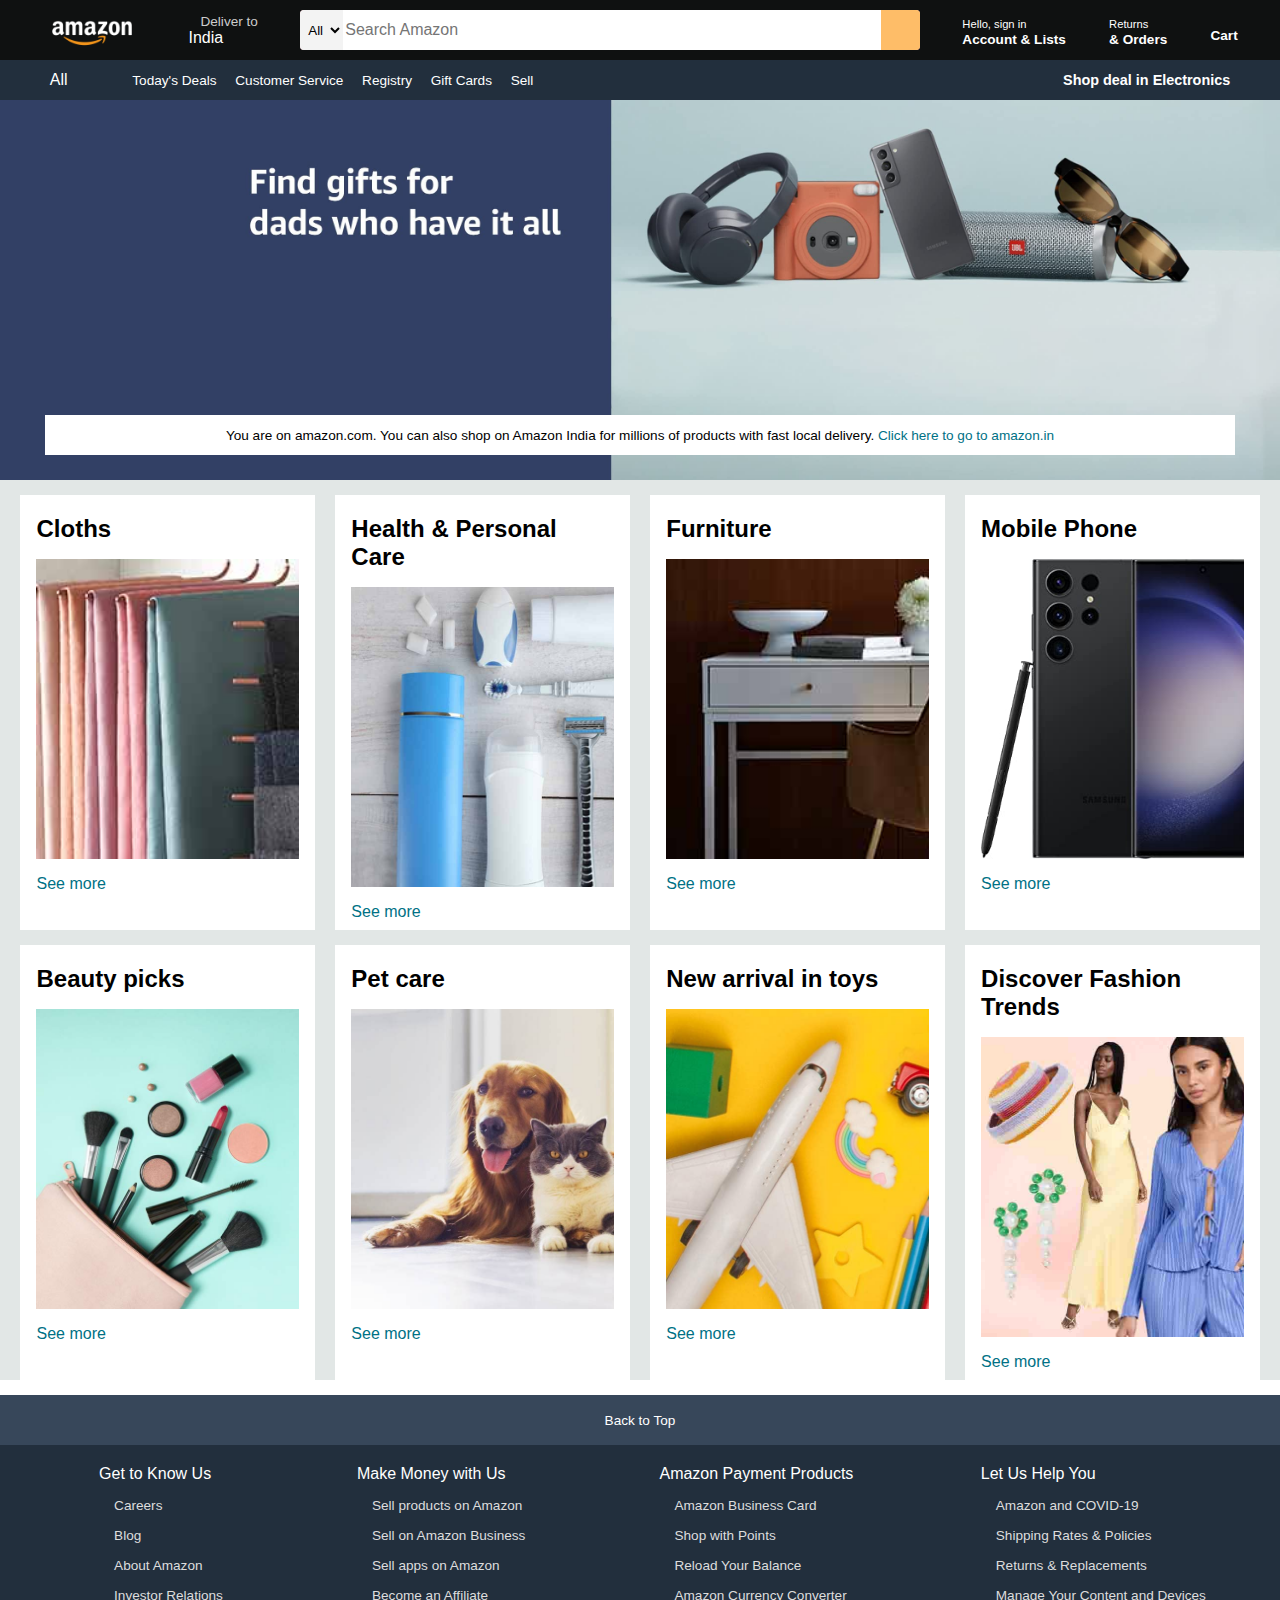
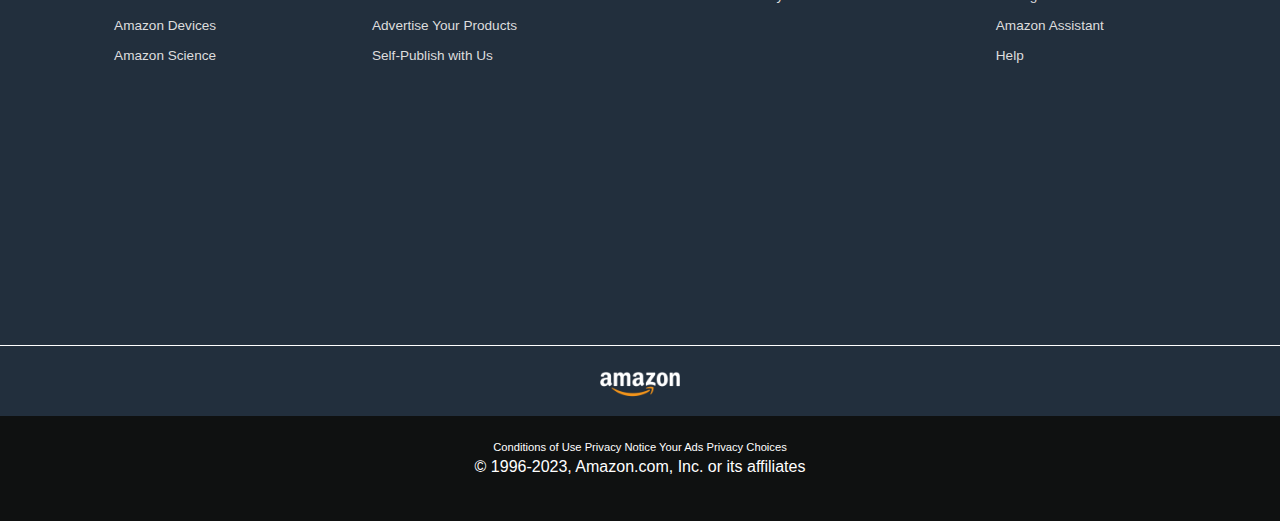
<file: index.html>
<!DOCTYPE html>
<html lang="en">
<head>
    <meta charset="UTF-8">
    <meta name="viewport" content="width=device-width, initial-scale=1.0">
    <title>Amazon</title>
    <link rel="stylesheet" href="https://cdnjs.cloudflare.com/ajax/libs/font-awesome/6.4.2/css/all.min.css" integrity="sha512-z3gLpd7yknf1YoNbCzqRKc4qyor8gaKU1qmn+CShxbuBusANI9QpRohGBreCFkKxLhei6S9CQXFEbbKuqLg0DA==" crossorigin="anonymous" referrerpolicy="no-referrer" />
    <link rel="stylesheet" href="AmazonClone.css">
</head>
<body>
    <header>
        <div class="navbar">
            <div class="nav-logo border">
                <div class="logo"> </div>
               </div>  
           <div class="nav-address border" >
            <p class="add-first">Deliver to</p>
            <div class="add-icon">
                <i class="fa-solid fa-location-dot"></i>
                <p class="add-sec">India</p>
            </div>
           </div>
             <div class="nav-search">
                <select class="Search-select">
                    <option>All</option>
                </select>
                <input placeholder="Search Amazon" class="Search-input">
                <div class="search-icon">
                <i class="fa-solid fa-magnifying-glass"></i>
                </div>  
             </div>
       
        <div class="nav-signin border">
            <p><span>Hello, sign in</span></p>
            <p class="nav-second">Account & Lists</p>
        </div>
        <div class="nav-return border">
            <p><span>Returns</span></p>
            <p class="nav-second">& Orders</p>
        </div>
        <div class="nav-cart border">
            <i class="fa-solid fa-cart-shopping"></i>
            Cart
        </div>
     </div>

     <div class="panel">
        <div class="panel-all">
            <i class="fa-solid fa-bars"></i>
            All
        </div>
        <div class="panel-options">
            <p>Today's Deals </p>
            <p>Customer Service</p>
            <p>Registry</p>
            <p>Gift Cards</p>
            <p>Sell</p>
          </div>
         <div class="panel-deals">
            Shop deal in Electronics
         </div>
     </div>
    </header>

    <div class="hero-section">
        <div class="hero-msg">
            <p>You are on amazon.com. You can also shop on Amazon India for millions of products with fast local delivery. <a> Click here to go to amazon.in</a></p>
        </div>
    </div>

 <div class="shop-section">
    <div class=" box">
        <div class="box-content">
            <h2>Cloths</h2>
            <div class="box-img" style="background-image: url('box1_image.jpg');"></div>
            <p>See more</p>
        </div>
    </div>
    <div class=" box">
        <div class="box-content">
            <h2>Health & Personal Care</h2>
            <div class="box-img" style="background-image: url('box2_image.jpg');"></div>
            <p>See more</p>
        </div>
    </div>
    <div class=" box">
        <div class="box-content">
            <h2>Furniture</h2>
            <div class="box-img" style="background-image: url('box3_image.jpg');"></div>
            <p>See more</p>
        </div>
    </div>
    <div class=" box">
        <div class="box-content">
            <h2>Mobile Phone</h2>
            <div class="box-img" style="background-image: url('box4_image.jpg');"></div>
            <p>See more</p>
        </div>
    </div>
    <div class=" box">
        <div class="box-content">
            <h2>Beauty picks</h2>
            <div class="box-img" style="background-image: url('box5_image.jpg');"></div>
            <p>See more</p>
        </div>
    </div>
    <div class=" box">
        <div class="box-content">
            <h2>Pet care</h2>
            <div class="box-img" style="background-image: url('box6_image.jpg');"></div>
            <p>See more</p>
        </div>
    </div>
    <div class=" box">
        <div class="box-content">
            <h2>New arrival in toys</h2>
            <div class="box-img" style="background-image: url('box7_image.jpg');"></div>
            <p>See more</p>
        </div>
    </div>
    <div class=" box">
        <div class="box-content">
            <h2>Discover Fashion Trends</h2>
            <div class="box-img" style="background-image: url('box8_image.jpg');"></div>
            <p>See more</p>
        </div>
    </div>
 </div>

 <footer>
    <div class="foot-panel1">
        Back to Top
    </div>
    <div class="foot-panel2">
        <ul>
           <p>Get to Know Us</p>
            <a>Careers</a>
            <a>Blog</a>
            <a>About Amazon</a>
            <a>Investor Relations</a>
            <a>Amazon Devices</a>
            <a>Amazon Science</a>
         </ul>
         <ul>
            <p>Make Money with Us</p>
             <a>Sell products on Amazon</a>
             <a>Sell on Amazon Business</a>
             <a>Sell apps on Amazon </a>
             <a>Become an Affiliate </a>
             <a>Advertise Your Products</a>
             <a>Self-Publish with Us </a>
          </ul>
          <ul>
            <p>Amazon Payment Products</p>
             <a>Amazon Business Card</a>
             <a>Shop with Points</a>
             <a>Reload Your Balance </a>
             <a>Amazon Currency Converter </a>
          </ul>
          <ul>
            <p>Let Us Help You</p>
             <a>Amazon and COVID-19</a>
             <a>Shipping Rates & Policies</a>
             <a>Returns & Replacements</a>
             <a>Manage Your Content and Devices</a>
             <a>Amazon Assistant</a>
             <a>Help</a>
          </ul>
    </div>

    <div class="foot-panel3">
        <div class="logo"></div>
     </div>

     <div class="foot-panel4">
     <div class="pages">
        <a>Conditions of Use</a>
        <a> Privacy Notice</a>
        <a>Your Ads Privacy Choices</a>
       </div>
      <div class="copyRight">
        © 1996-2023, Amazon.com, Inc. or its affiliates
      </div>
    </div>
 </footer>
</body>
</html>
</file>
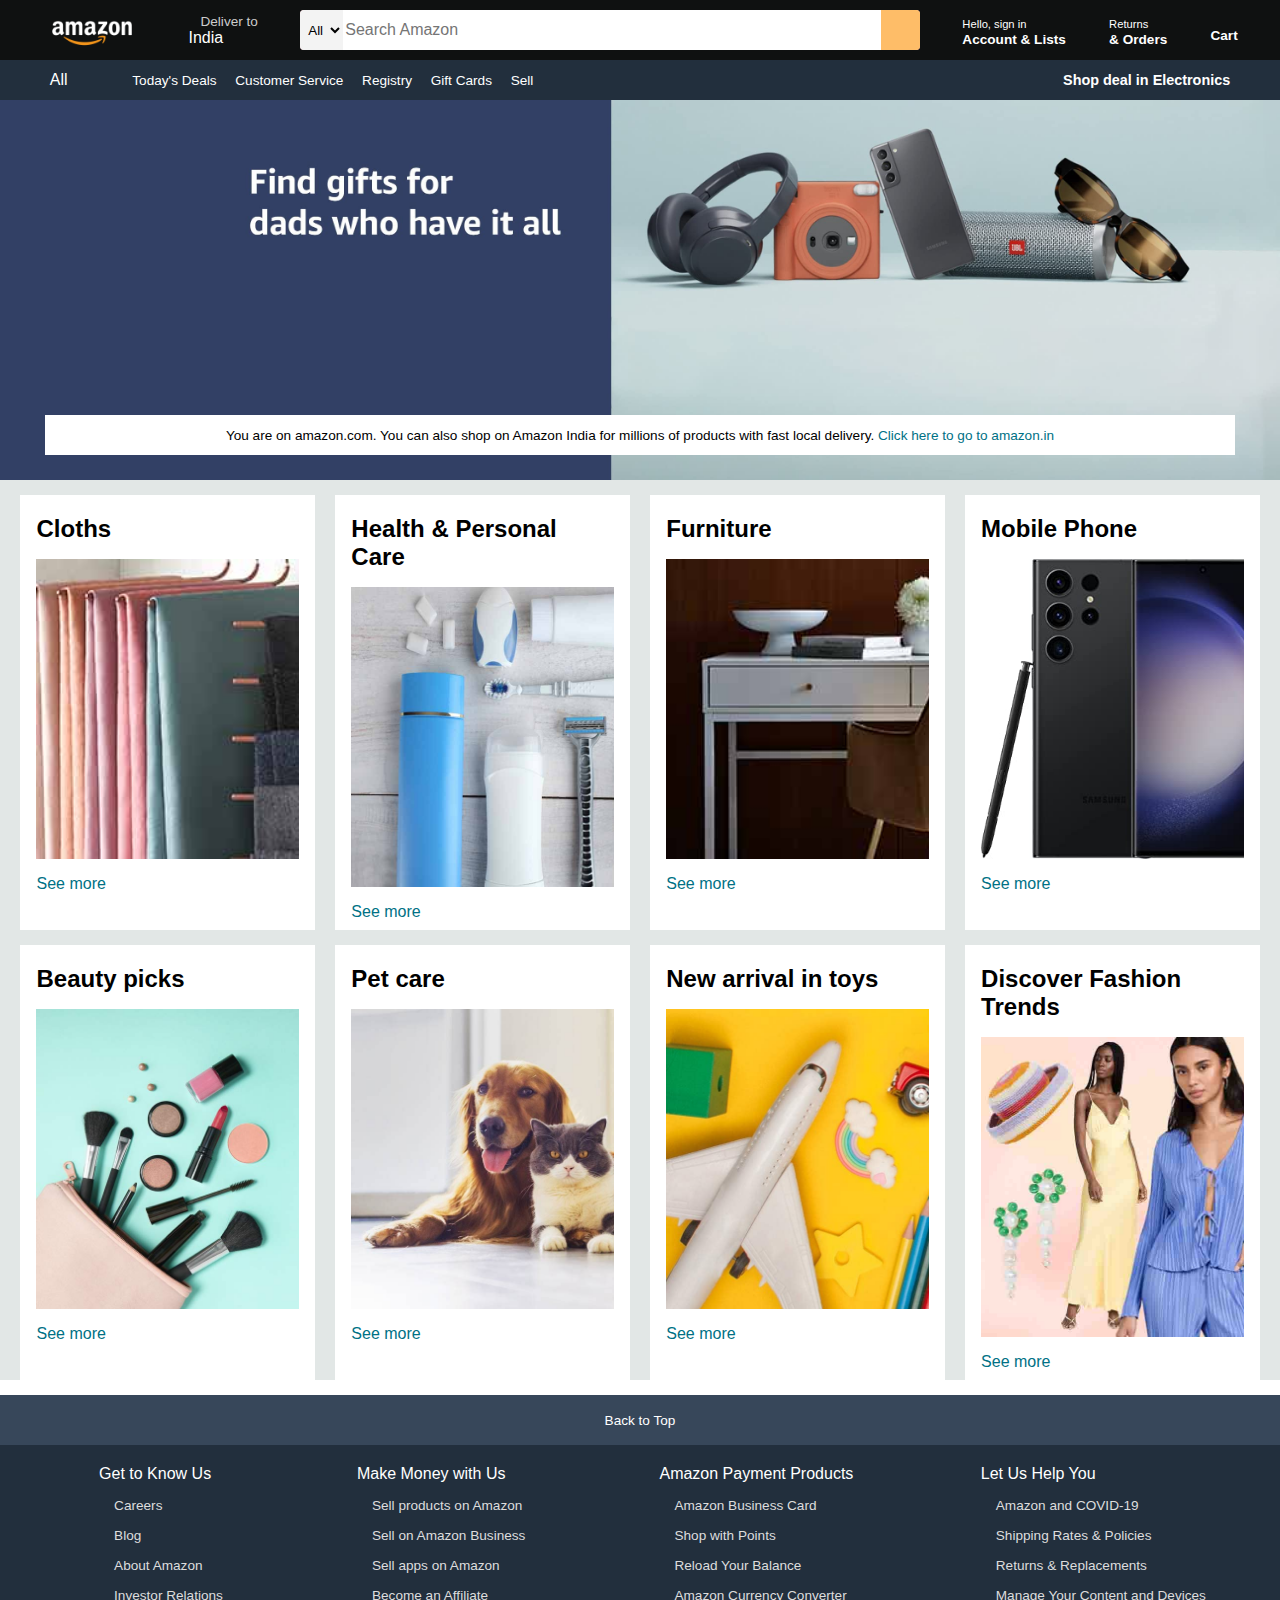
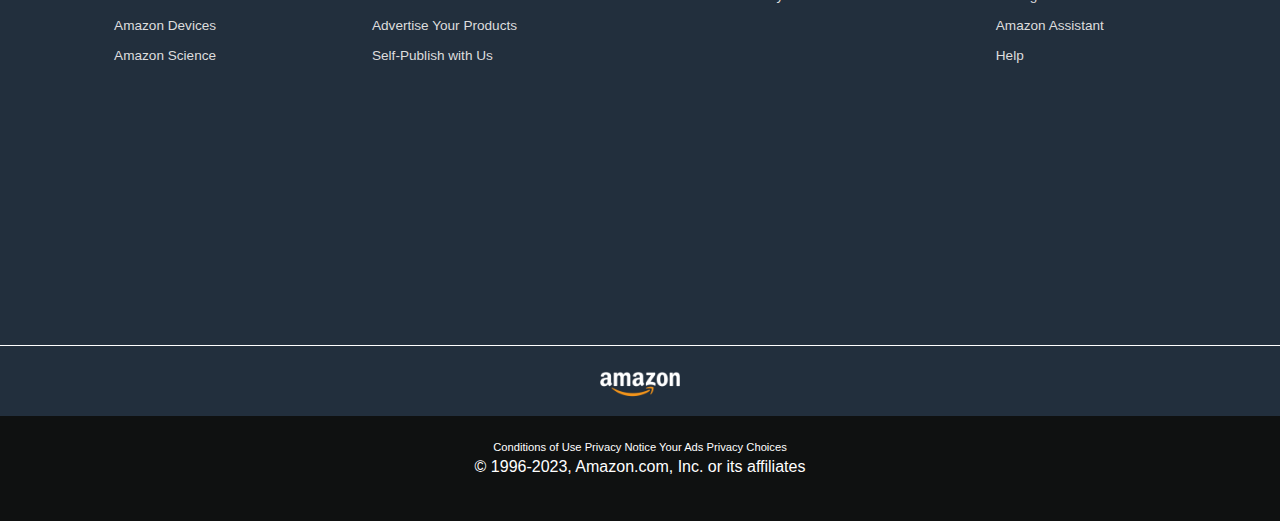
<file: AmazonClone.html>
<!DOCTYPE html>
<html lang="en">
<head>
    <meta charset="UTF-8">
    <meta name="viewport" content="width=device-width, initial-scale=1.0">
    <title>Amazon</title>
    <link rel="stylesheet" href="https://cdnjs.cloudflare.com/ajax/libs/font-awesome/6.4.2/css/all.min.css" integrity="sha512-z3gLpd7yknf1YoNbCzqRKc4qyor8gaKU1qmn+CShxbuBusANI9QpRohGBreCFkKxLhei6S9CQXFEbbKuqLg0DA==" crossorigin="anonymous" referrerpolicy="no-referrer" />
    <link rel="stylesheet" href="AmazonClone.css">
</head>
<body>
    <header>
        <div class="navbar">
            <div class="nav-logo border">
                <div class="logo"> </div>
               </div>  
           <div class="nav-address border" >
            <p class="add-first">Deliver to</p>
            <div class="add-icon">
                <i class="fa-solid fa-location-dot"></i>
                <p class="add-sec">India</p>
            </div>
           </div>
             <div class="nav-search">
                <select class="Search-select">
                    <option>All</option>
                </select>
                <input placeholder="Search Amazon" class="Search-input">
                <div class="search-icon">
                <i class="fa-solid fa-magnifying-glass"></i>
                </div>  
             </div>
       
        <div class="nav-signin border">
            <p><span>Hello, sign in</span></p>
            <p class="nav-second">Account & Lists</p>
        </div>
        <div class="nav-return border">
            <p><span>Returns</span></p>
            <p class="nav-second">& Orders</p>
        </div>
        <div class="nav-cart border">
            <i class="fa-solid fa-cart-shopping"></i>
            Cart
        </div>
     </div>

     <div class="panel">
        <div class="panel-all">
            <i class="fa-solid fa-bars"></i>
            All
        </div>
        <div class="panel-options">
            <p>Today's Deals </p>
            <p>Customer Service</p>
            <p>Registry</p>
            <p>Gift Cards</p>
            <p>Sell</p>
          </div>
         <div class="panel-deals">
            Shop deal in Electronics
         </div>
     </div>
    </header>

    <div class="hero-section">
        <div class="hero-msg">
            <p>You are on amazon.com. You can also shop on Amazon India for millions of products with fast local delivery. <a> Click here to go to amazon.in</a></p>
        </div>
    </div>

 <div class="shop-section">
    <div class=" box">
        <div class="box-content">
            <h2>Cloths</h2>
            <div class="box-img" style="background-image: url('box1_image.jpg');"></div>
            <p>See more</p>
        </div>
    </div>
    <div class=" box">
        <div class="box-content">
            <h2>Health & Personal Care</h2>
            <div class="box-img" style="background-image: url('box2_image.jpg');"></div>
            <p>See more</p>
        </div>
    </div>
    <div class=" box">
        <div class="box-content">
            <h2>Furniture</h2>
            <div class="box-img" style="background-image: url('box3_image.jpg');"></div>
            <p>See more</p>
        </div>
    </div>
    <div class=" box">
        <div class="box-content">
            <h2>Mobile Phone</h2>
            <div class="box-img" style="background-image: url('box4_image.jpg');"></div>
            <p>See more</p>
        </div>
    </div>
    <div class=" box">
        <div class="box-content">
            <h2>Beauty picks</h2>
            <div class="box-img" style="background-image: url('box5_image.jpg');"></div>
            <p>See more</p>
        </div>
    </div>
    <div class=" box">
        <div class="box-content">
            <h2>Pet care</h2>
            <div class="box-img" style="background-image: url('box6_image.jpg');"></div>
            <p>See more</p>
        </div>
    </div>
    <div class=" box">
        <div class="box-content">
            <h2>New arrival in toys</h2>
            <div class="box-img" style="background-image: url('box7_image.jpg');"></div>
            <p>See more</p>
        </div>
    </div>
    <div class=" box">
        <div class="box-content">
            <h2>Discover Fashion Trends</h2>
            <div class="box-img" style="background-image: url('box8_image.jpg');"></div>
            <p>See more</p>
        </div>
    </div>
 </div>

 <footer>
    <div class="foot-panel1">
        Back to Top
    </div>
    <div class="foot-panel2">
        <ul>
           <p>Get to Know Us</p>
            <a>Careers</a>
            <a>Blog</a>
            <a>About Amazon</a>
            <a>Investor Relations</a>
            <a>Amazon Devices</a>
            <a>Amazon Science</a>
         </ul>
         <ul>
            <p>Make Money with Us</p>
             <a>Sell products on Amazon</a>
             <a>Sell on Amazon Business</a>
             <a>Sell apps on Amazon </a>
             <a>Become an Affiliate </a>
             <a>Advertise Your Products</a>
             <a>Self-Publish with Us </a>
          </ul>
          <ul>
            <p>Amazon Payment Products</p>
             <a>Amazon Business Card</a>
             <a>Shop with Points</a>
             <a>Reload Your Balance </a>
             <a>Amazon Currency Converter </a>
          </ul>
          <ul>
            <p>Let Us Help You</p>
             <a>Amazon and COVID-19</a>
             <a>Shipping Rates & Policies</a>
             <a>Returns & Replacements</a>
             <a>Manage Your Content and Devices</a>
             <a>Amazon Assistant</a>
             <a>Help</a>
          </ul>
    </div>

    <div class="foot-panel3">
        <div class="logo"></div>
     </div>

     <div class="foot-panel4">
     <div class="pages">
        <a>Conditions of Use</a>
        <a> Privacy Notice</a>
        <a>Your Ads Privacy Choices</a>
       </div>
      <div class="copyRight">
        © 1996-2023, Amazon.com, Inc. or its affiliates
      </div>
    </div>
 </footer>
</body>
</html>
</file>
<file: AmazonClone.css>
*{
    margin: 0;
    font-family: Arial;
    border: border-box; /*emni te border ta height width er baire thake kintu border-box dile border ta vitore chole asbe*/
}

.navbar{
    height: 60px;
    background-color: #0f1111;
    color: white;
    display: flex;
    align-items: center;
    justify-content: space-evenly;
}

.nav-logo{
    height:50px ;
    width: 100px;
}

.logo{
    background-image: url(amazon_logo.png);
    background-size: cover;
    height: 50px;
    width: 100px;
}

.border{
    border:1.5px solid transparent;
}

.border:hover{
    border: 1.5px solid white;
}

/* box 2 */
.add-first{
    color: #cccccc;
    font-size: 0.85rem; /* rem dilam karon width er sathe match kheye jate font size tao choto hoi */
    margin-left: 15px;
}

.add-sec{
    font-size: 1rem;
    margin-left: 3px;
}

/*ek e tag er moddhe thakle tader ek line a anar jonno display flex use kora hoi*/
.add-icon{
    display: flex; /*eta location logo ar India ta ke ek line a anar jonno korlam*/
    align-items: center;
}

/* box 3 */
.nav-search{
    display: flex;
    justify-content: space-evenly ;
    background-color: pink;
     width: 620px;
    height: 40px;
    border-radius: 4px;
}

.Search-select{
    background-color: #f3f3f3;
    width: 50px;
    text-align: center;
    border-top-left-radius: 4px;
    border-bottom-left-radius: 4px;
    border: none; /*eta mane select er jonno j bydefault border thake seta thakbe na*/
}

.Search-input{
    width: 100%; /*etar mane select ar search logo jotota area nebe tar pore baki sob ta search er*/
    font-size: 1rem;
    border: none;
}

.search-icon{
    width: 45px;
    display: flex;
    justify-content: center;
    align-items: center;
    font-size: 1.2rem;
    background-color: #febd68;
    color: #0f1111;
    border-top-right-radius: 4px;
    border-bottom-right-radius: 4px;
}

.nav-search:hover{
    border: 2px solid orange;
}

/* box 4 */
span{
    font-size: 0.7rem;

}

.nav-second{
    font-size: 0.85rem;
    font-weight: 700;
}

/* box 5(this is for cart) */
.nav-cart i { /*i selector tar mane holo nav-cart er under a j icon gulo ache segulo k point kora*/
    font-size: 30px;
}

.nav-cart {
    font-size: 0.85rem;
    font-weight: 700;
}

/* panel */
.panel{
    height: 40px;
    background-color: #222f3d;
    display: flex;
    color: white;
    align-items: center;
    justify-content: space-evenly;
}

.panel-options p {
    display: inline;
    margin-left: 15px;
}

.panel-options{
    width: 70%;
    font-size: 0.85rem;
}

.panel-deals{
    font-size: 0.9rem;
    font-weight: 700;
}

/* hero section */
.hero-section{
    background-image: url(hero_image.jpg);
    background-size: cover;
    height: 380px;
    display: flex;
    justify-content: center;
    align-items: flex-end;
}

.hero-msg{
    background-color: white;
    color: black;
    height: 40px;
    display: flex;
    align-items:center;
    justify-content: center;
    font-size: 0.85rem;
    bottom: 25px;
    width: 93%;
    margin-bottom: 25px;
}

.hero-msg a{
    color: #007185;
}

/* shop section */
.shop-section {
    display: flex;
    flex-wrap: wrap;
    justify-content: space-evenly;
    background-color: #e2e7e6;
}
.box{
    /* border: 2px solid black; */
    height: 400px;
    width: 23%;
    background-color: white;
    padding: 20px 0px 15px;
    margin-top: 15px;
}

.box-img{
    height: 300px;
    background-size: cover;
    margin-top: 1rem;
    margin-bottom: 1rem;
}

.box-content{
    margin-left: 1rem;
    margin-right: 1rem;
}

.box-content p {
    color: #007185;
}

/* footer */
footer{
    margin-top: 15px;
}

.foot-panel1{
    background-color: #37475a;
    color: white;
    height: 50px;
    display: flex;
    align-items: center;
    justify-content: center;
    font-size: 0.85rem;

}

.foot-panel2{
    background-color: #222f3d;
    color: white;
    height: 500px;
    display: flex;
    justify-content: space-evenly;
}

ul{
    margin: 20px;
}

ul a{
    display: block;
    font-size: 0.85rem;
    margin: 15px;
    color: #dddddd;
}

.foot-panel3{
    background-color: #222f3d;
    color: white;
    border-top: 0.5px solid white;
    height: 70px;
    display: flex;
    justify-content: center;
    align-items: center;
}

.logo{
    background-image: url(amazon_logo.png);
    background-size: cover;
    height: 50px;
    width: 100px;
}

.foot-panel4{
    background-color: #0f1111;
    color: white;
    height: 80px;
    text-align: center;
    padding-top: 25px;
}

.pages{
    font-size: 0.7rem;
}

.copyRight{
    padding-top: 5px;
}
</file>
